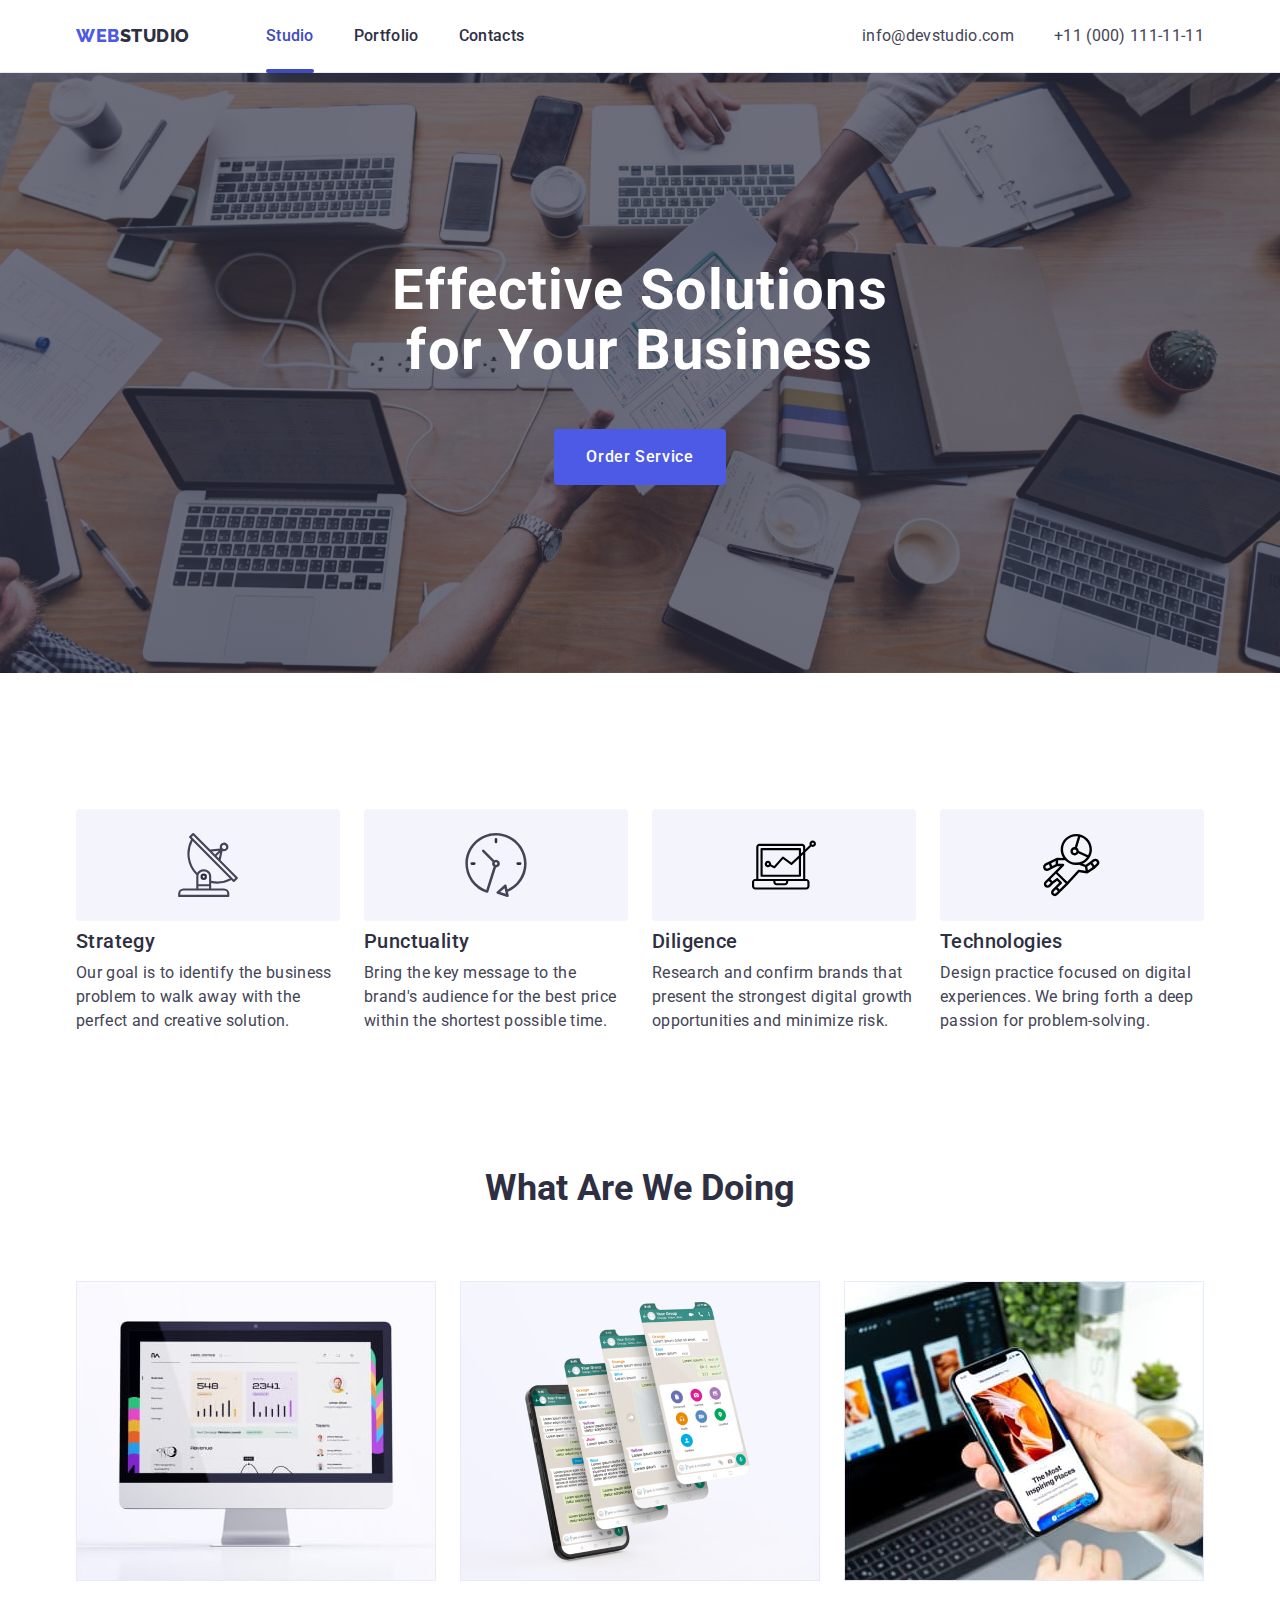
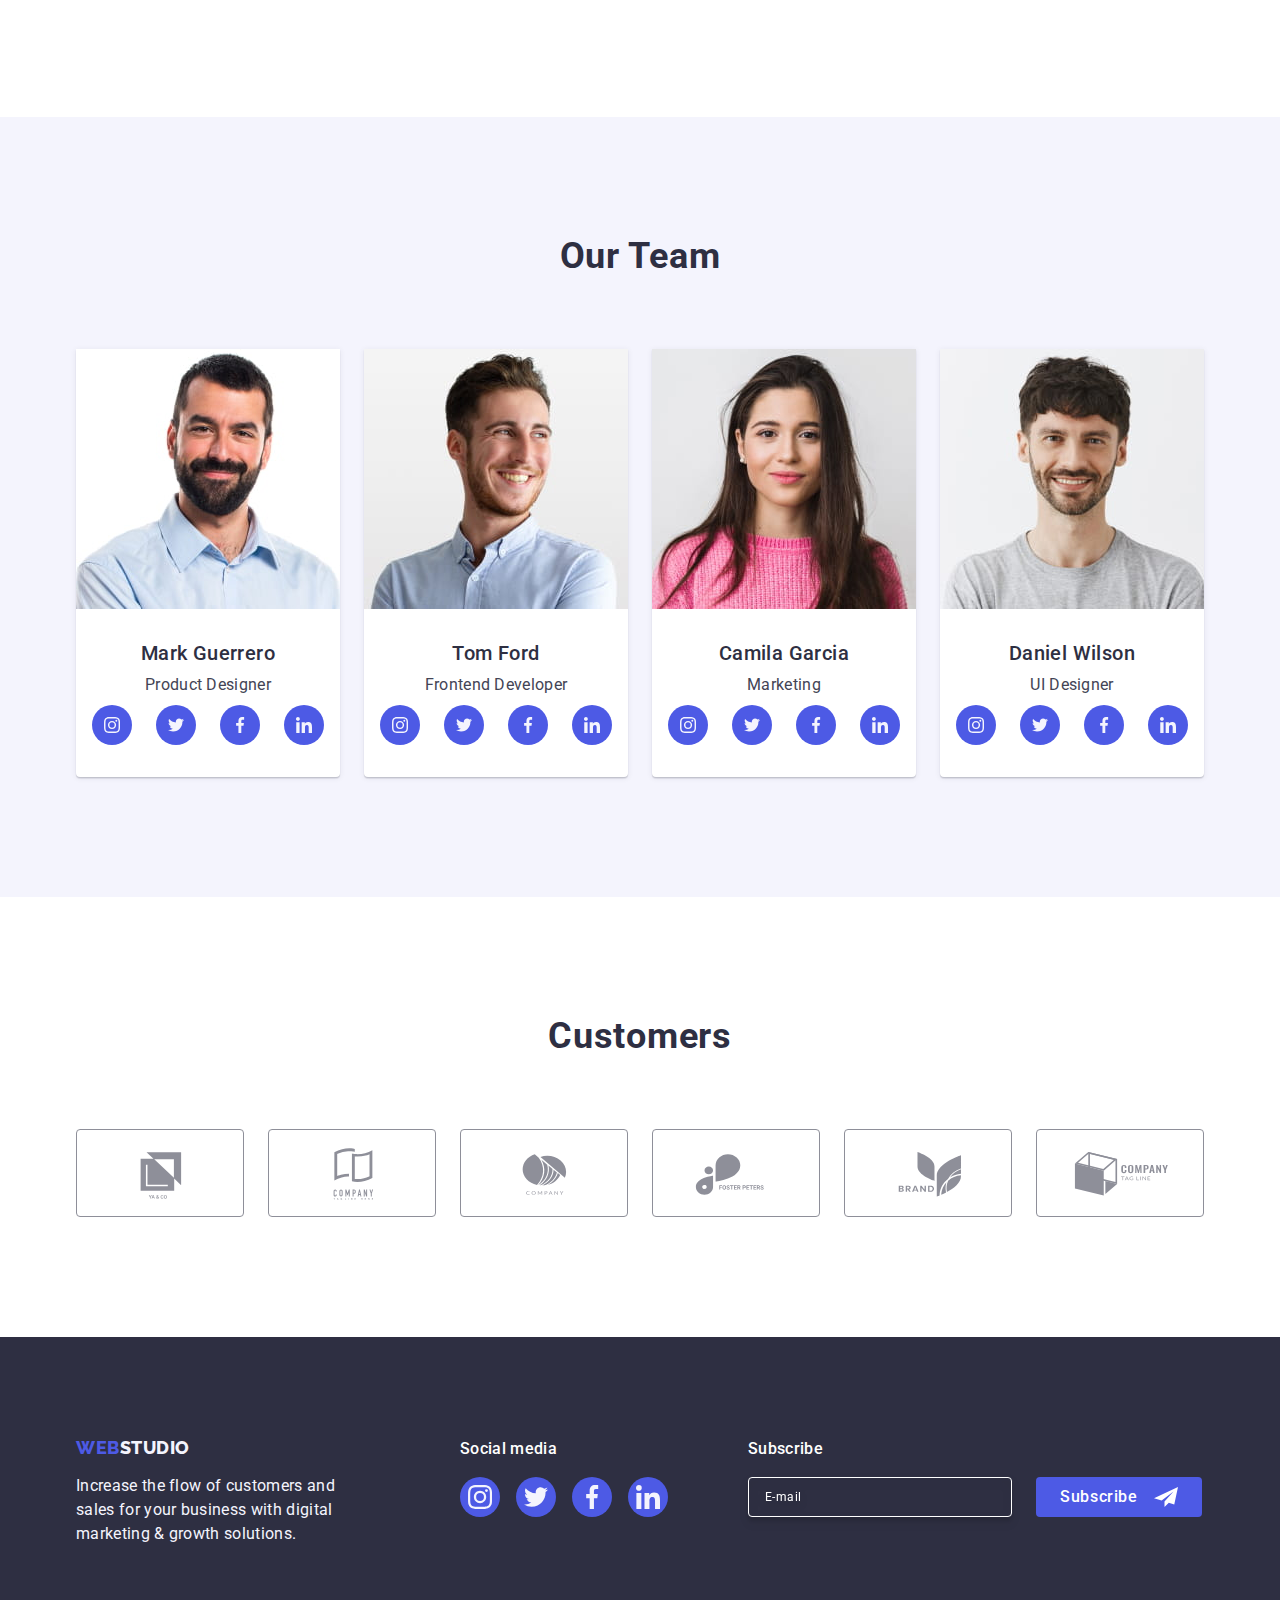
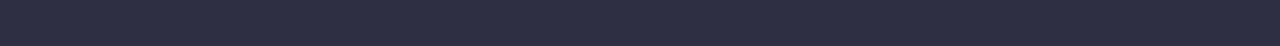
<file: index.html>
<!DOCTYPE html>
<html lang="en">
  <head>
    <meta charset="UTF-8" />
    <meta http-equiv="X-UA-Compatible" content="IE=edge" />
    <meta name="viewport" content="width=device-width, initial-scale=1.0" />
    <title>Portfolio</title>
    <link
      href="https://fonts.googleapis.com/css2?family=Roboto:wght@400;500;700;900&display=swap"
      rel="stylesheet"
    />
    <link
      href="https://fonts.googleapis.com/css2?family=Raleway:wght@800&display=swap"
      rel="stylesheet"
    />
    <link rel="preconnect" href="https://fonts.gstatic.com" />
    <link rel="preconnect" href="https://fonts.googleapis.com" />
    <link
      rel="stylesheet"
      href="https://cdn.jsdelivr.net/npm/modern-normalize@2.0.0/modern-normalize.min.css"
    />
    <link rel="stylesheet" href="./css/styles.css" />
  </head>
  <body>
    <header class="header">
      <div class="header-container container">
        <nav class="navigation">
          <a class="logo link" href="./index.html"
            >Web<span class="span-a">Studio</span>
          </a>
          <ul class="list header-list">
            <li>
              <a class="header-list-link active" href="./index.html">Studio</a>
            </li>
            <li>
              <a class="header-list-link" href="./portfolio.html">Portfolio</a>
            </li>
            <li>
              <a href="" class="header-list-link">Contacts</a>
            </li>
          </ul>
        </nav>
        <address class="address">
          <ul class="address-list">
            <li>
              <a class="address-link" href="mailto:info@devstudio.com"
                >info@devstudio.com</a
              >
            </li>
            <li>
              <a class="address-link" href="tel:+110001111111"
                >+11 (000) 111-11-11</a
              >
            </li>
          </ul>
        </address>
      </div>
    </header>
    <main>
      <section class="section-title">
        <div class="container">
          <h1 class="title">Effective Solutions for Your Business</h1>
          <button class="order-service" type="button" data-modal-open>
            Order Service
          </button>
        </div>
      </section>
      <section class="section-two">
        <div class="container">
          <h2 class="visually-hidden">
            Елемент відсутній на макеті, але потрібен для читалок та пошукових
            систем
          </h2>
          <ul class="list">
            <li class="section-two-li">
              <div class="section-two-div">
                <svg class="section-two-icons" width="64" height="64">
                  <use href="./images/icon.svg#antenna"></use>
                </svg>
              </div>
              <h3 class="section-two-title">Strategy</h3>
              <p class="section-two-text text">
                Our goal is to identify the business problem to walk away with
                the perfect and creative solution.
              </p>
            </li>
            <li class="section-two-li">
              <div class="section-two-div">
                <svg class="section-two-icons" width="64" height="64">
                  <use href="./images/icon.svg#clock"></use>
                </svg>
              </div>
              <h3 class="section-two-title">Punctuality</h3>
              <p class="section-two-text text">
                Bring the key message to the brand's audience for the best price
                within the shortest possible time.
              </p>
            </li>
            <li class="section-two-li">
              <div class="section-two-div">
                <svg class="section-two-icons" width="64" height="64">
                  <use href="./images/icon.svg#vector"></use>
                </svg>
              </div>
              <h3 class="section-two-title">Diligence</h3>
              <p class="section-two-text text">
                Research and confirm brands that present the strongest digital
                growth opportunities and minimize risk.
              </p>
            </li>
            <li class="section-two-li">
              <div class="section-two-div">
                <svg class="section-two-icons" width="64" height="64">
                  <use href="./images/icon.svg#group"></use>
                </svg>
              </div>
              <h3 class="section-two-title">Technologies</h3>
              <p class="section-two-text text">
                Design practice focused on digital experiences. We bring forth a
                deep passion for problem-solving.
              </p>
            </li>
          </ul>
        </div>
      </section>
      <section class="section-three">
        <div class="container">
          <h2 class="section-three-title">What are we doing</h2>
          <ul class="list">
            <li class="section-three-li">
              <img
                src="./images/images1/Rectangle71-2.jpg"
                alt="monitor"
                width="360"
                height="300"
              />
            </li>
            <li class="section-three-li">
              <img
                src="./images/images1/img2-2.jpg"
                alt="phone"
                width="360"
                height="300"
              />
            </li>
            <li class="section-three-li">
              <img
                src="./images/images1/img3-2.jpg"
                alt="phone with laptop"
                width="360"
                height="300"
              />
            </li>
          </ul>
        </div>
      </section>
      <section class="section-four">
        <div class="container">
          <h2 class="section-four-title">Our Team</h2>
          <ul class="list">
            <li class="page">
              <img
                src="./images/images1/img-5.jpg"
                alt="man with beard"
                width="264"
                height="260"
              />
              <div class="section-four-people">
                <h3 class="section-four-caption">Mark Guerrero</h3>
                <p class="section-four-text text">Product Designer</p>
                <ul class="section-four-network">
                  <li class="section-four-li">
                    <a class="section-four-link" href="" target="_blank">
                      <svg class="section-four-icon" width="16" height="16">
                        <use href="./images/network.icon.svg#instagram"></use>
                      </svg>
                    </a>
                  </li>
                  <li class="section-four-li">
                    <a class="section-four-link" href="" target="_blank">
                      <svg class="section-four-icon" width="16" height="16">
                        <use href="./images/network.icon.svg#twitter"></use>
                      </svg>
                    </a>
                  </li>
                  <li class="section-four-li">
                    <a class="section-four-link" href="" target="_blank">
                      <svg class="section-four-icon" width="16" height="16">
                        <use href="./images/network.icon.svg#facebook"></use>
                      </svg>
                    </a>
                  </li>
                  <li class="section-four-li">
                    <a class="section-four-link" href="" target="_blank">
                      <svg class="section-four-icon" width="16" height="16">
                        <use href="./images/network.icon.svg#linkedin"></use>
                      </svg>
                    </a>
                  </li>
                </ul>
              </div>
            </li>
            <li class="page">
              <img
                src="./images/images1/img-2-2.jpg"
                alt="man without beard"
                width="264"
                height="260"
              />
              <div class="section-four-people">
                <h3 class="section-four-caption">Tom Ford</h3>
                <p class="section-four-text text">Frontend Developer</p>

                <ul class="section-four-network">
                  <li class="section-four-li">
                    <a class="section-four-link" href="" target="_blank">
                      <svg class="section-four-icon" width="16" height="16">
                        <use href="./images/network.icon.svg#instagram"></use>
                      </svg>
                    </a>
                  </li>
                  <li class="section-four-li">
                    <a class="section-four-link" href="" target="_blank">
                      <svg class="section-four-icon" width="16" height="16">
                        <use href="./images/network.icon.svg#twitter"></use>
                      </svg>
                    </a>
                  </li>
                  <li class="section-four-li">
                    <a class="section-four-link" href="" target="_blank">
                      <svg class="section-four-icon" width="16" height="16">
                        <use href="./images/network.icon.svg#facebook"></use>
                      </svg>
                    </a>
                  </li>
                  <li class="section-four-li">
                    <a class="section-four-link" href="" target="_blank">
                      <svg class="section-four-icon" width="16" height="16">
                        <use href="./images/network.icon.svg#linkedin"></use>
                      </svg>
                    </a>
                  </li>
                </ul>
              </div>
            </li>
            <li class="page">
              <img
                src="./images/images1/img-3-2.jpg"
                alt="woman"
                width="264"
                height="260"
              />
              <div class="section-four-people">
                <h3 class="section-four-caption">Camila Garcia</h3>
                <p class="section-four-text text">Marketing</p>
                <ul class="section-four-network">
                  <li class="section-four-li">
                    <a class="section-four-link" href="" target="_blank">
                      <svg class="section-four-icon" width="16" height="16">
                        <use href="./images/network.icon.svg#instagram"></use>
                      </svg>
                    </a>
                  </li>
                  <li class="section-four-li">
                    <a class="section-four-link" href="" target="_blank">
                      <svg class="section-four-icon" width="16" height="16">
                        <use href="./images/network.icon.svg#twitter"></use>
                      </svg>
                    </a>
                  </li>
                  <li class="section-four-li">
                    <a class="section-four-link" href="" target="_blank">
                      <svg class="section-four-icon" width="16" height="16">
                        <use href="./images/network.icon.svg#facebook"></use>
                      </svg>
                    </a>
                  </li>
                  <li class="section-four-li">
                    <a class="section-four-link" href="" target="_blank">
                      <svg class="section-four-icon" width="16" height="16">
                        <use href="./images/network.icon.svg#linkedin"></use>
                      </svg>
                    </a>
                  </li>
                </ul>
              </div>
            </li>
            <li class="page">
              <img
                src="./images/images1/img-4-2.jpg"
                alt="young man"
                width="264"
                height="260"
              />
              <div class="section-four-people">
                <h3 class="section-four-caption">Daniel Wilson</h3>
                <p class="section-four-text text">UI Designer</p>
                <ul class="section-four-network">
                  <li class="section-four-li">
                    <a class="section-four-link" href="" target="_blank">
                      <svg class="section-four-icon" width="16" height="16">
                        <use href="./images/network.icon.svg#instagram"></use>
                      </svg>
                    </a>
                  </li>
                  <li class="section-four-li">
                    <a class="section-four-link" href="" target="_blank">
                      <svg class="section-four-icon" width="16" height="16">
                        <use href="./images/network.icon.svg#twitter"></use>
                      </svg>
                    </a>
                  </li>
                  <li class="section-four-li">
                    <a class="section-four-link" href="" target="_blank">
                      <svg class="section-four-icon" width="16" height="16">
                        <use href="./images/network.icon.svg#facebook"></use>
                      </svg>
                    </a>
                  </li>
                  <li class="section-four-li">
                    <a class="section-four-link" href="" target="_blank">
                      <svg class="section-four-icon" width="16" height="16">
                        <use href="./images/network.icon.svg#linkedin"></use>
                      </svg>
                    </a>
                  </li>
                </ul>
              </div>
            </li>
          </ul>
        </div>
      </section>
      <section class="section-five">
        <div class="container">
          <h2 class="section-five-title">Customers</h2>
          <ul class="list">
            <li class="section-five-li">
              <a
                class="section-five-link"
                href=""
                target="_blank"
                rel="noopener noreferrer"
                aria-label="logo 1"
              >
                <svg class="section-five-icon" width="104" height="56">
                  <use href="./images/section-icons.svg#logo-1"></use>
                </svg>
              </a>
            </li>
            <li class="section-five-li">
              <a
                class="section-five-link"
                href=""
                target="_blank"
                rel="noopener noreferrer"
                aria-label="logo 2"
              >
                <svg class="section-five-icon" width="104" height="56">
                  <use href="./images/section-icons.svg#logo-2"></use>
                </svg>
              </a>
            </li>
            <li class="section-five-li">
              <a
                class="section-five-link"
                href=""
                target="_blank"
                rel="noopener noreferrer"
                aria-label="logo 3"
              >
                <svg class="section-five-icon" width="104" height="56">
                  <use href="./images/section-icons.svg#logo-3"></use>
                </svg>
              </a>
            </li>
            <li class="section-five-li">
              <a
                class="section-five-link"
                href=""
                target="_blank"
                rel="noopener noreferrer"
                aria-label="logo 4"
              >
                <svg class="section-five-icon" width="104" height="56">
                  <use href="./images/section-icons.svg#logo-4"></use>
                </svg>
              </a>
            </li>
            <li class="section-five-li">
              <a
                class="section-five-link"
                href=""
                target="_blank"
                rel="noopener noreferrer"
                aria-label="logo 5"
              >
                <svg class="section-five-icon" width="104" height="56">
                  <use href="./images/section-icons.svg#logo-5"></use>
                </svg>
              </a>
            </li>
            <li class="section-five-li">
              <a
                class="section-five-link"
                href=""
                target="_blank"
                rel="noopener noreferrer"
                aria-label="logo 6"
              >
                <svg class="section-five-icon" width="104" height="56">
                  <use href="./images/section-icons.svg#logo-6"></use>
                </svg>
              </a>
            </li>
          </ul>
        </div>
      </section>
    </main>
    <footer class="footer">
      <div class="container">
        <div class="footer-webstudio">
          <a class="footer-link" href="./index.html"
            >Web<span class="span-a">Studio</span></a
          >
          <p class="footer-text">
            Increase the flow of customers and sales for your business with
            digital marketing & growth solutions.
          </p>
        </div>
        <div class="footer-network">
          <p class="footer-network-social">Social media</p>
          <ul class="list">
            <li class="footer-network-li">
              <a class="footer-network-link" href="">
                <svg class="footer-network-icons" width="24" height="24">
                  <use href="./images/network.icon.svg#instagram"></use>
                </svg>
              </a>
            </li>
            <li class="footer-network-li">
              <a class="footer-network-link" href="">
                <svg class="footer-network-icons" width="24" height="24">
                  <use href="./images/network.icon.svg#twitter"></use>
                </svg>
              </a>
            </li>
            <li class="footer-network-li">
              <a class="footer-network-link" href="">
                <svg class="footer-network-icons" width="24" height="24">
                  <use href="./images/network.icon.svg#facebook"></use>
                </svg>
              </a>
            </li>
            <li class="footer-network-li">
              <a class="footer-network-link" href="">
                <svg class="footer-network-icons" width="24" height="24">
                  <use href="./images/network.icon.svg#linkedin"></use>
                </svg>
              </a>
            </li>
          </ul>
        </div>
        <div class="footer-subscribe">
          <p class="footer-subscribe-subtitle">Subscribe</p>
          <form name="footer-subscribe-form" class="footer-subscribe-form">
            <label class="footer-subscribe-label">
              <input
                name="email"
                type="email"
                class="footer-subscribe-input"
                placeholder="E-mail"
              />
            </label>
            <button
              class="footer-icon-fly footer-subscribe-btn"
              type="submit"
              data-modal-open
            >
              Subscribe
              <svg class="footer-subscribe-icon" width="24" height="24">
                <use href="./images/icon.svg#icon-fly"></use>
              </svg>
            </button>
          </form>
        </div>
      </div>
    </footer>
    <!-- Modal window -->
    <div class="backdrop is-hidden" data-modal>
      <div class="modal">
        <button class="modal-btn" type="button" data-modal-close>
          <svg class="modal-icon" width="8" height="8">
            <use href="./images/icon.svg#x-close"></use>
          </svg>
        </button>
        <p class="modal-form-caption">
          Leave your contacts and we will call you back
        </p>
        <form class="modal-form" name="review_form">
          <div class="modal-form-div">
            <label class="modal-form-label" for="user-name">Name</label>
            <div class="modal-form-content">
              <input
                type="text"
                class="modal-form-input"
                id="user-name"
                name="user-name"
              />
              <svg class="modal-form-icon" width="18" height="24">
                <use href="./images/icon.svg#icon-person"></use>
              </svg>
            </div>
          </div>
          <div class="modal-form-div">
            <label class="modal-form-label" for="phone">Phone</label>
            <div class="modal-form-content">
              <input
                type="tel"
                class="modal-form-input"
                name="phone"
                id="phone"
              />
              <svg class="modal-form-icon" width="18" height="24">
                <use href="./images/icon.svg#icon-phone"></use>
              </svg>
            </div>
          </div>
          <div class="modal-form-div">
            <label class="modal-form-label" for="email">Email</label>
            <div class="modal-form-content">
              <input
                type="email"
                class="modal-form-input"
                name="email"
                id="email"
              />
              <svg class="modal-form-icon" width="18" height="24">
                <use href="./images/icon.svg#icon-email"></use>
              </svg>
            </div>
          </div>
          <div class="modal-form-div-comment">
            <label class="modal-form-label" for="user-comment">Comment</label>
            <textarea
              class="modal-form-text"
              id="user-comment"
              name="user-comment"
              rows="7"
              placeholder="Text input"
            ></textarea>
          </div>
          <div class="modal-form-agreement">
            <input
              class="modal-form-checkbox visually-hidden"
              type="checkbox"
              id="user-privacy"
              value="true"
              name="user-privacy"
            />
            <label class="modal-form-agreement-desc" for="user-privacy">
              <span class="modal-form-custom-checkbox">
                <svg class="modal-form-agreement-icon" width="10" height="8">
                  <use href="./images/icon.svg#icon-check"></use>
                </svg>
              </span>
              I accept the terms and conditions of the
              <a href="#" class="modal-form-link">Privacy Policy</a>
            </label>
          </div>
          <button class="order-service" type="submit" data-modal-open>
            Send
          </button>
        </form>
      </div>
    </div>
    <script src="./js/modal.js"></script>
  </body>
</html>
</file>
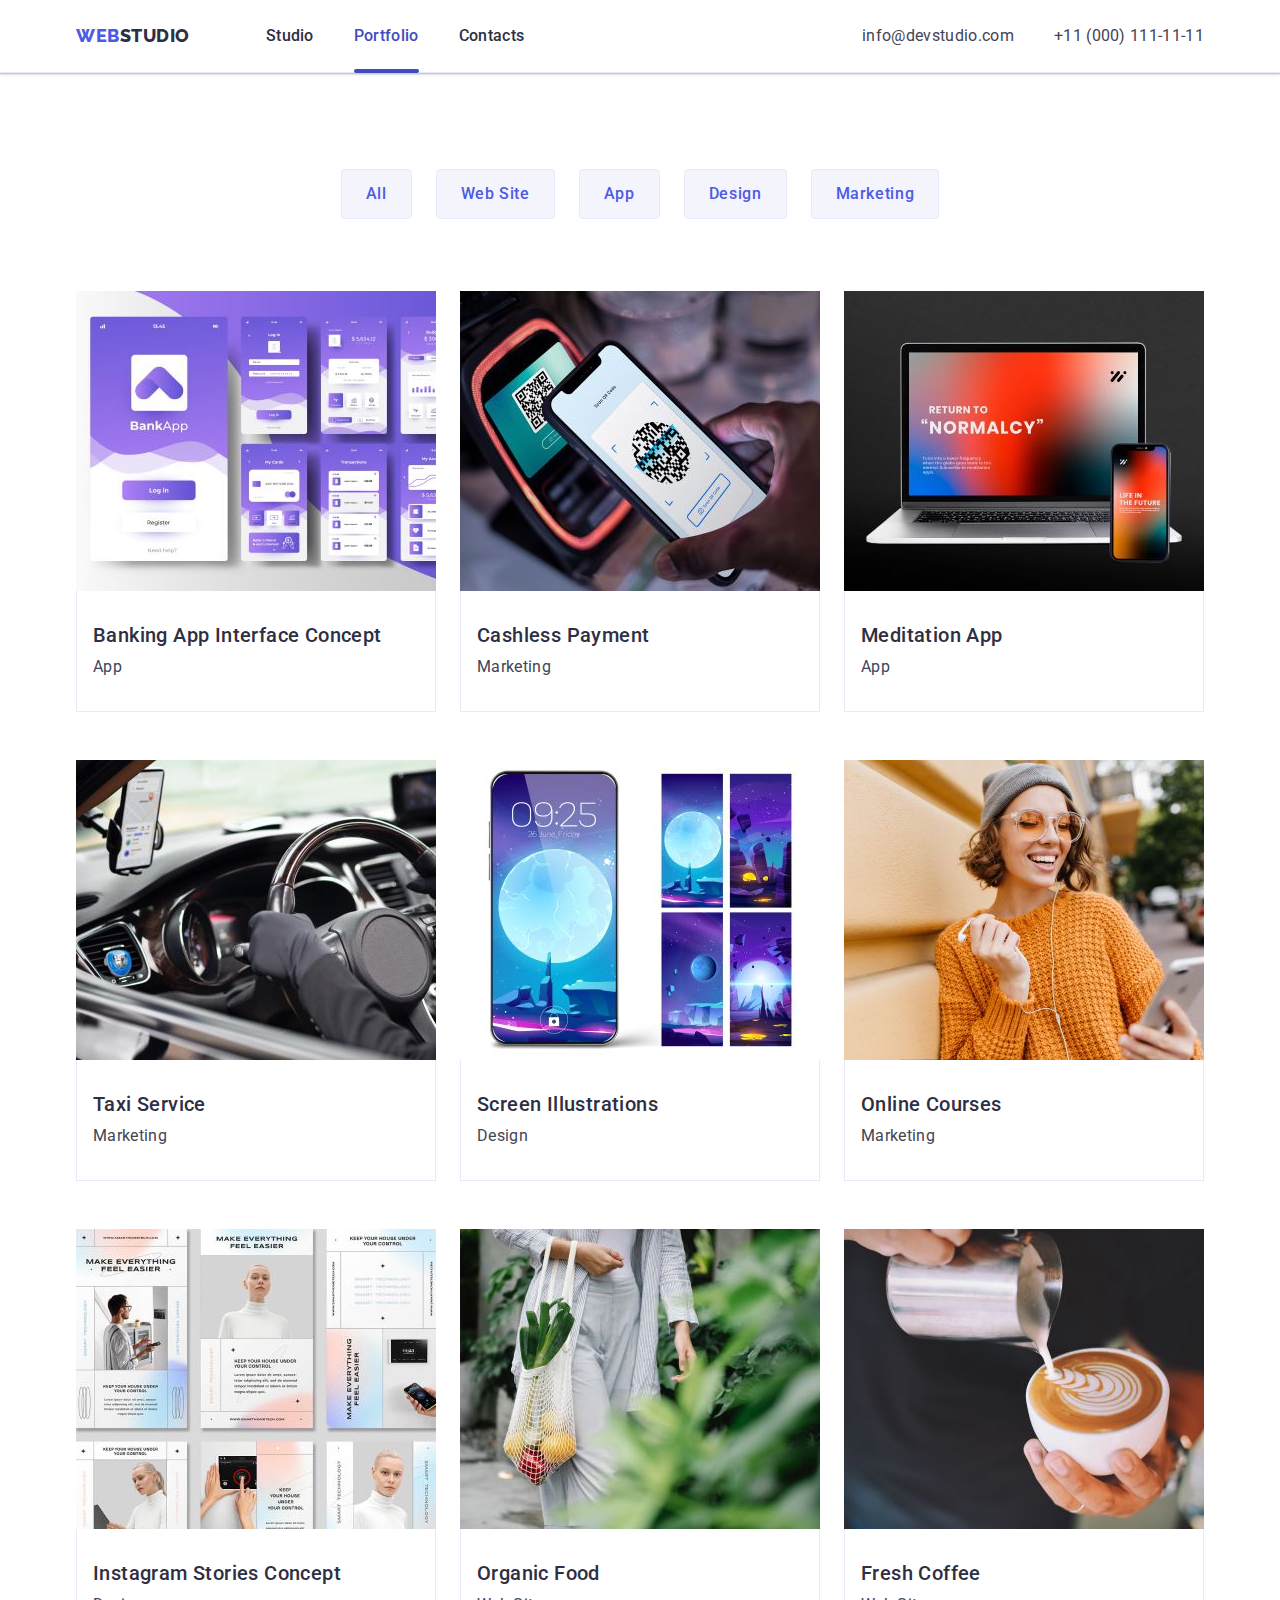
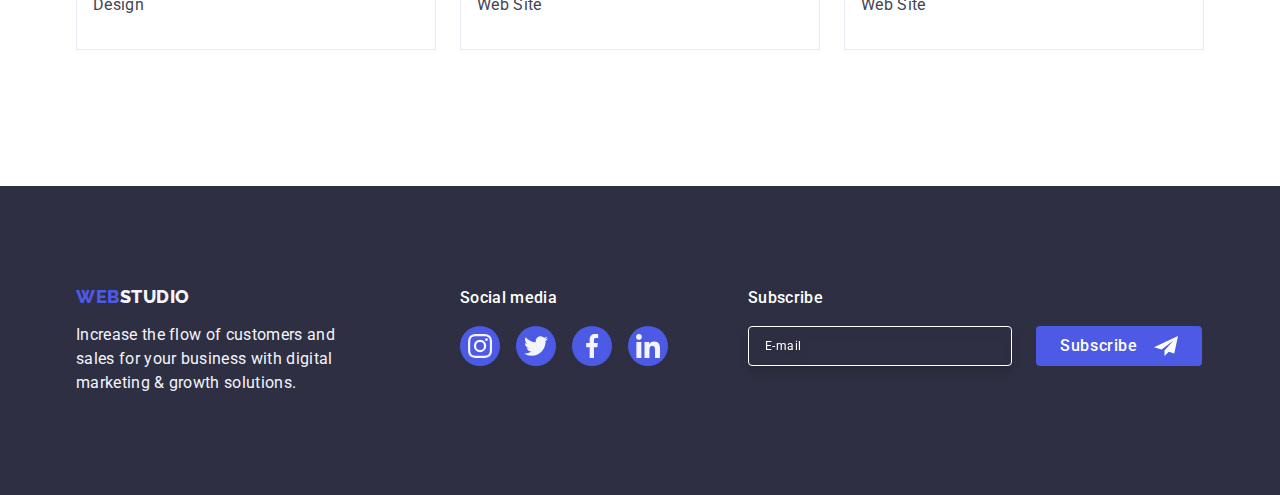
<file: portfolio.html>
<!DOCTYPE html>
<html lang="en">
  <head>
    <meta charset="UTF-8" />
    <meta http-equiv="X-UA-Compatible" content="IE=edge" />
    <meta name="viewport" content="width=device-width, initial-scale=1.0" />
    <title>Portfolio</title>
    <link
      href="https://fonts.googleapis.com/css2?family=Roboto:wght@400;500;700;900&display=swap"
      rel="stylesheet"
    />
    <link
      href="https://fonts.googleapis.com/css2?family=Raleway:wght@800&display=swap"
      rel="stylesheet"
    />
    <link rel="preconnect" href="https://fonts.gstatic.com" />
    <link rel="preconnect" href="https://fonts.googleapis.com" />
    <link
      rel="stylesheet"
      href="https://cdn.jsdelivr.net/npm/modern-normalize@2.0.0/modern-normalize.min.css"
    />
    <link rel="stylesheet" href="./css/styles.css" />
  </head>
  <body>
    <header class="header">
      <div class="header-container container">
        <nav class="navigation">
          <a class="logo link" href="./index.html"
            >Web<span class="span-a">Studio</span>
          </a>
          <ul class="list header-list">
            <li>
              <a class="header-list-link" href="./index.html">Studio</a>
            </li>
            <li>
              <a class="header-list-link active" href="./portfolio.html"
                >Portfolio</a
              >
            </li>
            <li>
              <a href="" class="header-list-link">Contacts</a>
            </li>
          </ul>
        </nav>
        <address class="address">
          <ul class="address-list">
            <li>
              <a class="address-link" href="mailto:info@devstudio.com"
                >info@devstudio.com</a
              >
            </li>
            <li>
              <a class="address-link" href="tel:+110001111111"
                >+11 (000) 111-11-11</a
              >
            </li>
          </ul>
        </address>
      </div>
    </header>
    <main>
      <!-- Section buttons -->
      <section class="box">
        <div class="container container-button">
          <h1 class="visually-hidden">Заголовок</h1>
          <ul class="list list-button">
            <li>
              <button class="button" type="button">All</button>
            </li>
            <li>
              <button class="button" type="button">Web Site</button>
            </li>
            <li>
              <button class="button" type="button">App</button>
            </li>
            <li>
              <button class="button" type="button">Design</button>
            </li>
            <li>
              <button class="button" type="button">Marketing</button>
            </li>
          </ul>
          <ul class="box-list item">
            <li class="box-li">
              <a class="box-link" href="">
                <div class="box-cards">
                  <img
                    src="./images/images2/img-5_result.jpg"
                    alt="Bank-app"
                    width="360"
                    height="300"
                  />
                  <p class="overlay-text">
                    14 Stylish and User-Friendly App Design Concepts · Task
                    Manager App · Calorie Tracker App · Exotic Fruit Ecommerce
                    App · Cloud Storage App
                  </p>
                </div>

                <div class="items">
                  <h2 class="box-title">Banking App Interface Concept</h2>
                  <p class="box-text">App</p>
                </div>
              </a>
            </li>
            <li class="box-li">
              <a class="box-link" href="">
                <div class="box-cards">
                  <img
                    src="./images/images2/img-6_result.jpg"
                    alt="phone"
                    width="360"
                    height="300"
                  />
                  <p class="overlay-text">
                    14 Stylish and User-Friendly App Design Concepts · Task
                    Manager App · Calorie Tracker App · Exotic Fruit Ecommerce
                    App · Cloud Storage App
                  </p>
                </div>
                <div class="items">
                  <h2 class="box-title">Cashless Payment</h2>
                  <p class="box-text">Marketing</p>
                </div>
              </a>
            </li>
            <li class="box-li">
              <a class="box-link" href="">
                <div class="box-cards">
                  <img
                    src="./images/images2/img-7_result.jpg"
                    alt="leptop"
                    width="360"
                    height="300"
                  />
                  <p class="overlay-text">
                    14 Stylish and User-Friendly App Design Concepts · Task
                    Manager App · Calorie Tracker App · Exotic Fruit Ecommerce
                    App · Cloud Storage App
                  </p>
                </div>
                <div class="items">
                  <h2 class="box-title">Meditation App</h2>
                  <p class="box-text">App</p>
                </div>
              </a>
            </li>
            <!-- secodn photos -->
            <li class="box-li">
              <a class="box-link" href="">
                <div class="box-cards">
                  <img
                    src="./images/images2/img-8_result.jpg"
                    alt="drive"
                    width="360"
                    height="300"
                  />
                  <p class="overlay-text">
                    14 Stylish and User-Friendly App Design Concepts · Task
                    Manager App · Calorie Tracker App · Exotic Fruit Ecommerce
                    App · Cloud Storage App
                  </p>
                </div>
                <div class="items">
                  <h2 class="box-title">Taxi Service</h2>
                  <p class="box-text">Marketing</p>
                </div>
              </a>
            </li>
            <li class="box-li">
              <a class="box-link" href="">
                <div class="box-cards">
                  <img
                    src="./images/images2/img-9_result.jpg"
                    alt="screen"
                    width="360"
                    height="300"
                  />
                  <p class="overlay-text">
                    14 Stylish and User-Friendly App Design Concepts · Task
                    Manager App · Calorie Tracker App · Exotic Fruit Ecommerce
                    App · Cloud Storage App
                  </p>
                </div>
                <div class="items">
                  <h2 class="box-title">Screen Illustrations</h2>
                  <p class="box-text">Design</p>
                </div>
              </a>
            </li>
            <li class="box-li">
              <a class="box-link" href="">
                <div class="box-cards">
                  <img
                    src="./images/images2/img-10_result.jpg"
                    alt="girl"
                    width="360"
                    height="300"
                  />
                  <p class="overlay-text">
                    14 Stylish and User-Friendly App Design Concepts · Task
                    Manager App · Calorie Tracker App · Exotic Fruit Ecommerce
                    App · Cloud Storage App
                  </p>
                </div>
                <div class="items">
                  <h2 class="box-title">Online Courses</h2>
                  <p class="box-text">Marketing</p>
                </div>
              </a>
            </li>
            <!-- third photos -->
            <li class="box-li">
              <a class="box-link" href="">
                <div class="box-cards">
                  <img
                    src="./images/images2/img-11_result.jpg"
                    alt="stories"
                    width="360"
                    height="300"
                  />
                  <p class="overlay-text">
                    14 Stylish and User-Friendly App Design Concepts · Task
                    Manager App · Calorie Tracker App · Exotic Fruit Ecommerce
                    App · Cloud Storage App
                  </p>
                </div>
                <div class="items">
                  <h2 class="box-title">Instagram Stories Concept</h2>
                  <p class="box-text">Design</p>
                </div>
              </a>
            </li>
            <li class="box-li">
              <a class="box-link" href="">
                <div class="box-cards">
                  <img
                    src="./images/images2/img-12_result.jpg"
                    alt="fruits"
                    width="360"
                    height="300"
                  />
                  <p class="overlay-text">
                    14 Stylish and User-Friendly App Design Concepts · Task
                    Manager App · Calorie Tracker App · Exotic Fruit Ecommerce
                    App · Cloud Storage App
                  </p>
                </div>
                <div class="items">
                  <h2 class="box-title">Organic Food</h2>
                  <p class="box-text">Web Site</p>
                </div>
              </a>
            </li>
            <li class="box-li">
              <a class="box-link" href="">
                <div class="box-cards">
                  <img
                    src="./images/images2/img-13_result.jpg"
                    alt="coffee"
                    width="360"
                    height="300"
                  />
                  <p class="overlay-text">
                    14 Stylish and User-Friendly App Design Concepts · Task
                    Manager App · Calorie Tracker App · Exotic Fruit Ecommerce
                    App · Cloud Storage App
                  </p>
                </div>
                <div class="items">
                  <h2 class="box-title">Fresh Coffee</h2>
                  <p class="box-text">Web Site</p>
                </div>
              </a>
            </li>
          </ul>
        </div>
      </section>
    </main>
    <footer class="footer">
      <div class="container">
        <div class="footer-webstudio">
          <a class="footer-link" href="./index.html"
            >Web<span class="span-a">Studio</span></a
          >
          <p class="footer-text">
            Increase the flow of customers and sales for your business with
            digital marketing & growth solutions.
          </p>
        </div>
        <div class="footer-network">
          <p class="footer-network-social">Social media</p>
          <ul class="list">
            <li class="footer-network-li">
              <a class="footer-network-link" href="">
                <svg class="footer-network-icons" width="24" height="24">
                  <use href="./images/network.icon.svg#instagram"></use>
                </svg>
              </a>
            </li>
            <li class="footer-network-li">
              <a class="footer-network-link" href="">
                <svg class="footer-network-icons" width="24" height="24">
                  <use href="./images/network.icon.svg#twitter"></use>
                </svg>
              </a>
            </li>
            <li class="footer-network-li">
              <a class="footer-network-link" href="">
                <svg class="footer-network-icons" width="24" height="24">
                  <use href="./images/network.icon.svg#facebook"></use>
                </svg>
              </a>
            </li>
            <li class="footer-network-li">
              <a class="footer-network-link" href="">
                <svg class="footer-network-icons" width="24" height="24">
                  <use href="./images/network.icon.svg#linkedin"></use>
                </svg>
              </a>
            </li>
          </ul>
        </div>
        <div class="footer-subscribe">
          <p class="footer-subscribe-subtitle">Subscribe</p>
          <form name="footer-subscribe-form" class="footer-subscribe-form">
            <label class="footer-subscribe-label">
              <input
                name="email"
                type="email"
                class="footer-subscribe-input"
                placeholder="E-mail"
              />
            </label>
            <button
              class="footer-icon-fly footer-subscribe-btn"
              type="submit"
              data-modal-open
            >
              Subscribe
              <svg class="footer-subscribe-icon" width="24" height="24">
                <use href="./images/icon.svg#icon-fly"></use>
              </svg>
            </button>
          </form>
        </div>
      </div>
    </footer>
  </body>
</html>
</file>
<file: css/styles.css>
body {
    font-family: "Roboto", sans-serif;
    color: #434455;
    background-color: #FFFFFF;
}
:root {
  --color1: #434455;
  --color2: #2E2F42;
}
button {
    cursor: pointer;
}
ul {
    list-style-type: none;
    padding-left: 0;
}
img {
    display: block;
}
h1,
h2,
h3,
h4,
h5,
p {
    margin: 0;
}
.container {
    width: 1158px;
    margin: 0 auto;
    padding: 0 15px;
}
.list .link {
    font-weight: 500;
    font-size: 16px;
    line-height: 1.5;
    letter-spacing: 0.02em;
    color: #2E2F42;
    text-decoration: none;
}
.box-list .box-link {
    font-weight: 500;
    font-size: 16px;
    line-height: 1.5;
    letter-spacing: 0.02em;
    color: #2E2F42;
    text-decoration: none;
}
/**
  |============================
  | header
  |============================
*/
.header-list {
    display: flex;
    align-items: center;
    gap: 40px;
    margin: 0;
}
.header-list .link {
    padding: 24px 0;
}
header {
    border-bottom: 1px solid #e7e9fc;
    box-shadow: 0px 2px 1px rgba(46, 47, 66, 0.08), 0px 1px 1px rgba(46, 47, 66, 0.16), 0px 1px 6px rgba(46, 47, 66, 0.08);
}
.navigation {
    display: flex;
    align-items: center;
}
.header-container {
    display: flex;
    justify-content: space-between;
    align-items: center;
}
.logo {
   margin-right: 76px;
}
.header .logo {
    font-family: "Raleway",sans-serif;
    font-style: normal;
    font-weight: 800;
    font-size: 18px;
    line-height: 1.17;
    letter-spacing: 0.03em;
    text-transform: uppercase;
    color: #4d5ae5;
    text-decoration: none;
    padding: 24px 0;
}
.span-a {
    color: #2e2f42;
}
.header-list-link {
    font-weight: 500;
    font-size: 16px;
    line-height: 1.5;
    letter-spacing: 0.02em;
    color: #2E2F42;
    text-decoration: none;
    position: relative;
    transition: color 250ms cubic-bezier(0.4, 0, 0.2, 1);
    padding: 24px 0;
    display: block;
}
.active {
    color: #404BBF;
}
.header-list-link.active::after {
    content: "";
    display: block;
    width: 100%;
    height: 4px;
    background-color: #404BBF;
    border-radius: 2px;
    position: absolute;
    bottom: -1px;
    left: 0;
}
.header-list-link:hover,
.header-list-link:focus {
    color: #404bbf;
}
/**
  |============================
  | address
  |============================
*/
address {
    font-style: normal;
}
.address-list {
    display: flex;
    margin-right: 0;
    gap: 40px;
    margin: 0;
}
.address-link {
    list-style: none;
    line-height: 1.5;
    letter-spacing: 0.02em;
    color: var(--color1);
    text-decoration: none;
    transition: color 250ms cubic-bezier(0.4, 0, 0.2, 1)
}
.address-link:hover,
.address-link:focus {
    color: #404bbf;
}

.list .text {
    font-size: 16px;
    line-height: 1.5;
    letter-spacing: 0.02em;
    color: var(--color1);
}
/**
  |============================
  | section-title
  |============================
*/
.section-title {
    background-color: rgba(46, 47, 66, 0.70);
    padding: 188px 0;
    background-position: center;
    background-size: cover;
    border-color: rgba(46, 47, 66, 0.70);
    max-width: 1440px;
    margin: 0 auto;
    background-repeat: no-repeat;
    background-image: linear-gradient(rgba(46, 47, 66, 0.7), rgba(46, 47, 66, 0.7)), url(../images/background/people-office.jpg);
}
.section-title .title {
    font-size: 56px;
    line-height: 1.07;
    text-align: center;
    letter-spacing: 0.02em;
    color: #ffffff;
    max-width: 496px;
    margin: 0 auto 48px auto;
}
.order-service {
    background-color: #4D5AE5;
    font-family: "Roboto", sans-serif;
    font-weight: 500;
    font-size: 16px;
    line-height: 1.5;
    letter-spacing: 0.04em;
    color: #ffffff;
    cursor: pointer;
    padding: 16px 32px;
    display: block;
    border: none;
    margin: 0 auto;
    border-radius: 4px;
    min-width: 169px;
    transition: background-color 250ms cubic-bezier(0.4, 0, 0.2, 1);
}
.order-service:hover,
.order-service:focus {
    color: #FFFFFF;
    background-color: #404BBF;
}
/**
  |============================
  | section-two
  |============================
*/
.section-two-title {
    font-weight: 500;
    font-size: 20px;
    line-height: 1.2;
    letter-spacing: 0.02em;
    color: #2e2f42;
    margin-bottom: 8px;
}
.section-two-text {
    width: 264px;
    height: auto;
    font-weight: 400;
}
.section-two .title {
    font-size: 36px;
    line-height: 1.11;
    text-align: center;
    letter-spacing: 0.02em;
    text-transform: capitalize;
    color: #2e2f42;
}
.section-two .list {
    display: flex;
    gap: 24px;
}
.section-two {
    padding: 120px 0;
}
.section-two-li {
    display: block;
    width: calc((100% - 72px) / 4);
}
.section-two-icons {
    flex-shrink: 0;
}
.section-two-div {
    width: 264px;
    height: 112px;
    display: flex;
    justify-content: center;
    align-items: center;
    background-color: #F4F4FD;
    border-radius: 4px;
    flex-shrink: 0;
    margin-bottom: 8px;
}
/**
  |============================
  | section-three
  |============================
*/
.section-three-title {
    font-size: 36px;
    line-height: 1.11;
    text-align: center;
    text-transform: capitalize;
    color: #2e2f42;
    margin-bottom: 72px;
}
.section-three .list {
    display: flex;
    gap: 24px;
}
.section-three {
    margin: 0 auto;
    padding-bottom: 120px;
}
.section-three-li {
    display: block;
    width: calc((100% - 48px) / 3);
}
/**
  |============================
  | section-four
  |============================
*/
.section-four {
    background-color: #F4F4FD;
    padding: 120px 0;
}
.section-four-title {
    font-size: 36px;
    line-height: 1.11;
    text-align: center;
    letter-spacing: 0.02em;
    text-transform: capitalize;
    color: #2e2f42;
    margin-bottom: 72px;
}
.section-four .page {
    background-color: #FFFFFF;
    border-radius: 0 0 4px 4px;
    box-shadow: 0px 2px 1px 0px rgba(46, 47, 66, 0.08), 0px 1px 1px 0px rgba(46, 47, 66, 0.16), 0px 1px 6px 0px rgba(46, 47, 66, 0.08);
}
.section-four-caption {
    font-weight: 500;
    font-size: 20px;
    line-height: 1.2;
    letter-spacing: 0.02em;
    color: #2e2f42;
    margin-bottom: 8px;
}
.section-four {
    padding-bottom: 120px;
}
.section-four .list {
    display: flex;
    gap: 24px;
    margin: 0 auto;
}
.section-four-people {
    padding: 32px 16px 0 16px;
    text-align: center;
    padding: 32px 0;
}
.section-four-link {
    display: flex;
    width: 40px;
    height: 40px;
    justify-content: center;
    align-items: center;
    gap: 24px;
    background-color: #4D5AE5;
    border-radius: 50% 50%;
    transition: background-color 250ms cubic-bezier(0.4, 0, 0.2, 1);
}
.section-four-link:hover,
.section-four-link:focus {
    background-color: #404BBF;
}
.section-four-network {
    display: flex;
    justify-content: center;
    align-items: center;
    gap: 24px;
    margin-top: 8px;
}
.section-four-icon {
    fill: #F4F4FD;
}
/**
  |============================
  | section-five
  |============================
*/
.section-five {
    padding-top: 120px;
    padding-bottom: 120px;
}
.section-five-title {
    text-align: center;
    color: var(--color2);
    font-size: 36px;
    font-weight: 700;
    line-height: 1.11;
    letter-spacing: 0.72px;      text-transform: capitalize;
    margin-bottom: 72px;
}
.section-five .list {
    display: flex;
    gap: 24px;
    justify-content: center;
    margin-top: 72px;
    margin-bottom: 0;
}
.section-five-link {
    display: flex;
    justify-content: center;
    width: 168px;
    height: 88px;
    align-items: center;
    border: 1px solid #8E8F99;
    border-radius: 4px;
    padding: 16px 32px;
    color: #8E8F99;
    transition: border-color 250ms cubic-bezier(0.4, 0, 0.2, 1),
    color 250ms cubic-bezier(0.4, 0, 0.2, 1);
}
.section-five-icon {
    fill: currentColor;
}
.section-five-link:hover,
.section-five-link:focus {
    border-color: #404BBF;
    color: #404BBF;
}
.section-five .link {
    box-shadow: 0px 4px 4px 0px rgba(0, 0, 0, 0.25), 0px 4px 4px 0px rgba(0, 0, 0, 0.25);
}
/**
  |============================
  | footer
  |============================
*/
.footer {
    background-color: #2e2f42;
    padding: 100px 0;
}
.footer-link {
    font-family: "Raleway", sans-serif;
    font-style: normal;
    font-weight: 800;
    font-size: 18px;
    line-height: 1.17;
    letter-spacing: 0.03em;
    text-transform: uppercase;
    color: #4d5ae5;
    text-decoration: none;
    display: inline-block;
    margin-bottom: 16px;
}
.footer .span-a {
    color: #f4f4fd;
}
.footer-text {
    line-height: 1.5;
    color: #F4F4FD;
    letter-spacing: 0.02em;
    width: 264px;
}
.footer .container {
    display: flex;
    align-items: baseline;
}
.footer-webstudio {
    margin-right: 120px;
}
.footer-network p {
    font-size: 16px;
    font-weight: 500;
    line-height: 24px;
    letter-spacing: 0.32px;
    color: #FFFFFF;
    margin-bottom: 16px;
}
.footer-network {
    display: flex;
    flex-direction: column;
}
.footer-network-link {
    display: flex;
    width: 40px;
    height: 40px;
    justify-content: center;
    align-items: center;
    border-radius: 50% 50%;
    background-color: #4D5AE5;
    transition: background-color 250ms cubic-bezier(0.4, 0, 0.2, 1);
}
.footer-network-icons {
    fill: #F4F4FD;
}
.footer-network .list {
    display: flex;
    gap: 16px;
    margin: 0 auto;
    margin-right: 80px;
}
.footer-network-link:hover,
.footer-network-link:focus {
    background-color: #31D0AA;
}

/**
  |============================
  | overlay
  |============================
*/
  
.box-cards {
    position: relative; 
    overflow: hidden;
  
}

.overlay-text {
    color: #F4F4FD;
    position: absolute;
    width: 296px;
    height: 96px;
    top: 0;
    left: 0;
    width: 360px;
    height: 300px;
    background-color: #4D5AE5;
    transform: translateY(100%);
    transition: transform 250ms cubic-bezier(0.4, 0, 0.2, 1);   
    display: flex;
    flex-direction: column;
    flex-shrink: 0;
    font-size: 16px;
    line-height: 1.5;
    letter-spacing: 0.32px;
    align-items: center;
    font-size: 16px;
    padding: 40px 32px;
}
.box .box-link:hover .overlay-text {
    transform: translateY(0);
}
.box-li .box-link:hover,
.box-li .box-link:focus {
    box-shadow: 0px 2px 1px 0px rgba(46, 47, 66, 0.08), 0px 1px 1px 0px rgba(46, 47, 66, 0.16), 0px 1px 6px 0px rgba(46, 47, 66, 0.08);
}


/**
  |============================
  | 
  |============================
*/

.list .button {
    font-family: "Roboto", sans-serif;
    font-weight: 500;
    font-size: 16px;
    line-height: 1.5;
    letter-spacing: 0.04em;
    color: #4d5ae5;
    background-color: #F4F4FD;
    cursor: pointer;
    padding: 12px 24px;
    border-radius: 4px;
    border: 1px solid #e7e9fc;
    transition: color 250ms cubic-bezier(0.4, 0, 0.2, 1),
    background-color 250ms cubic-bezier(0.4, 0, 0.2, 1),
    border-color 250ms cubic-bezier(0.4, 0, 0.2, 1),
    box-shadow 250ms cubic-bezier(0.4, 0, 0.2, 1);
    
}
.list .button:hover,
.list .button:focus {
    color: #FFFFFF;
    background-color: #404BBF;
    border: 1px solid transparent;
    box-shadow: 0px 3px 1px rgba(0, 0, 0, 0.1), 0px 2px 1px rgba(0, 0, 0, 0.08), 0px 2px 2px rgba(0, 0, 0, 0.12);
}
.box-title {
    font-weight: 500;
    font-size: 20px;
    line-height: 1.2;
    letter-spacing: 0.02em;
}
.container-button .list {
    display: flex;
    margin: 0 0 72px 0;
    justify-content: center;
    gap: 24px;
}
.list-button {
    gap: 24px
}
.box .item {
    display: flex;
    flex-wrap: wrap;
    gap: 48px 24px;
    padding-left: 0;
}
 .box .items {
    padding: 32px 16px;
    border: 1px solid #E7E9FC;
    border-top: none;
}
.items .box-title {
    margin-bottom: 8px;
}
.box {
    padding: 96px 0 120px 0;
}
.box-li {
    display: block;
    width: calc((100% - 48px) / 3);
    transition: box-shadow 250ms cubic-bezier(0.4, 0, 0.2, 1);
}
.box-li .box-link {
    display: block;
}
.box-text {
    color: var(--color1);
    font-weight: 400;
    letter-spacing: 0.32px;
}
.box-link {
    transition: box-shadow 250ms cubic-bezier(0.4, 0, 0.2, 1);
}
/**
  |============================
  | HIDDEN
  |============================
*/
.visually-hidden {
    position: absolute;
    width: 1px;
    height: 1px;
    margin: -1px;
    border: 0;
    padding: 0;
    white-space: nowrap;
    clip-path: inset(100%);
    clip: rect(0 0 0 0);
    overflow: hidden;
}
/**
  |============================
  | modal style
  |============================
*/
.backdrop {
    position: fixed;
    top: 0;
    left: 0;
    width: 100%;
    height: 100%;
    background-color: rgba(46, 47, 66, 0.40);
    transition: opacity 250ms cubic-bezier(0.4, 0, 0.2, 1), visibility 250ms cubic-bezier(0.4, 0, 0.2, 1);
}
.backdrop.is-hidden {
    visibility: hidden;
    pointer-events: none;
    opacity: 0; 
}
.modal {
    width: 408px;
    min-height: 584px;
    border-radius: 4px;
    background-color: #FCFCFC;
    box-shadow: 0px 2px 1px 0px rgba(0, 0, 0, 0.20), 0px 1px 3px 0px rgba(0, 0, 0, 0.12), 0px 1px 1px 0px rgba(0, 0, 0, 0.14);
    position: absolute;
    top: 50%;
    left: 50%;
    transform: translateX(-50%) translateY(-50%);
    transition: transform 250ms cubic-bezier(0.4, 0, 0.2, 1);
    padding: 72px 24px 24px 24px;
}
.modal-btn {
    position: absolute;
    top: 24px;
    right: 24px;
    border-radius: 50%;
    border: 1px solid rgba(0, 0, 0, 0.10);
    background-color: #E7E9FC;
    width: 24px;
    height: 24px;
    padding: 0;
    display: flex;
    justify-content: center;
    align-items: center;
    transition: background-color 250ms cubic-bezier(0.4, 0, 0.2, 1), border 250ms cubic-bezier(0.4, 0, 0.2, 1);
}
.modal-icon {
    stroke: #2E2F42;   
    transition: fill 250ms cubic-bezier(0.4, 0, 0.2, 1);
}
.modal-btn:hover ,
.modal-btn:focus {
    background-color: #404bbf;
    border: none;
    fill: #ffffff
}
.modal-icon:hover ,
.modal-icon:focus {
    fill: #ffffff;
}

.modal-form-caption {
    width: 360px;
    height: 24px;
    display: block;
    color: #2E2F42;
    text-align: center;
    font-weight: 500;
    margin-bottom: 16px;
    letter-spacing: 0.32px;
    line-height: 1.5;
}
/**
  |============================
  | 
  |============================
*/

.modal-form-label {
    display: block;
    color: #8E8F99;
    font-size: 12px;
    font-weight: 400;
    line-height: 14px;
    letter-spacing: 0.48px;
    margin-bottom: 4px;
    line-height: 1.17;
}


.modal-form-input {
    width: 360px;
    height: 40px;
    border-radius: 4px;
    border: 1px solid rgba(46, 47, 66, 0.40);
    padding: 11px 0 11px 38px;
    color: #2E2F4266;
    outline: transparent;
    font-weight: 18px;
    background-color: transparent;
    transition: border-color 250ms cubic-bezier(0.4, 0, 0.2, 1);
}
.modal-form-content {
    position: relative;
    
}
.modal-form-icon{
    position: absolute;
    bottom: 11px;
    left: 16px;
    stroke: #2E2F42;
    height: 24px;
    top: 50%;
    transform: translateY(-50%);
    transition: fill 250ms cubic-bezier(0.4, 0, 0.2, 1);
}
.modal-form-div {
    margin-bottom: 8px;
}
.modal-form-div-comment {
    margin-bottom: 16px;
}

.modal-form-input:focus {
    border-color: #4D5AE5;
}
.modal-form-input:focus + .modal-form-icon {
    fill: #4D5AE5;
    stroke: #4D5AE5; 
}
.modal-form-text {
    font-size: 12px;
    line-height: 1.17;
    letter-spacing: 0.04em;
    color: rgba(46, 47, 66, 0.4);
    background-color: transparent;
    width: 360px;
    height: 120px;
    border-radius: 4px;
    border: 1px solid rgba(46, 47, 66, 0.40);
    padding: 8px 16px;
    font-weight: 18px;
    resize: none;
    outline: transparent;
    transition: border-color 250ms cubic-bezier(0.4, 0, 0.2, 1);
}
.modal-form-text:focus {
    border-color: #4D5AE5;
}
.modal-form-text::placeholder {
    color: rgba(46, 47, 66, 0.40);
    font-size: 12px;
    font-weight: 400;
    line-height: 14px;
    letter-spacing: 0.48px;

}
.modal-form-agreement {
    display: flex;
    width: 360px;
    align-items: center;
    gap: 8px;
    margin-bottom: 24px;
}
.modal-form-agreement-desc {
    color: #8E8F99;
    font-size: 12px;
    font-weight: 400;    
    line-height: 14px;
    letter-spacing: 0.48px;
    line-height: 1.17;
    letter-spacing: 0.04em;
}
.modal-form-link {
    color: #4D5AE5;
    font-size: 12px;
    font-weight: 400;
    line-height: 14px;
    letter-spacing: 0.48px;
}
.modal-form-agreement-icon {
    fill: #F4F4FD;
    opacity: 0;
}
.modal-form-custom-checkbox {
    width: 16px;
    height: 16px;
    border-radius: 2px;
    border: 1px solid rgba(46, 47, 66, 0.40);
    display: inline-flex;
    justify-content: center;
    align-items: center;
    transition: background-color 250ms cubic-bezier(0.4, 0, 0.2, 1), border 250ms cubic-bezier(0.4, 0, 0.2, 1), fill 250ms cubic-bezier(0.4, 0, 0.2, 1);
    fill: transparent;
}
.modal-form-checkbox:checked + .modal-form-agreement-desc .modal-form-custom-checkbox {
    border: none;
    background-color: #404BBF;
    fill: #F4F4FD;;
    
}
.modal-form-checkbox:checked + .modal-form-agreement-desc > .modal-form-custom-checkbox > .modal-form-agreement-icon {
    opacity: 1;
}
/**
  |============================
  | footer subscribe
  |============================
*/


.footer-subscribe-subtitle {
    color: #FFF;
    font-size: 16px;
    font-style: normal;
    font-weight: 500;
    line-height: 24px;
    letter-spacing: 0.32px;
    margin-bottom: 16px;
}

.footer-subscribe-form {
    display: flex;
    gap: 24px;
}


.footer-subscribe-input {
    width: 264px;
    height: 40px;
    border-radius: 4px;
    border: 1px solid #FFF;
    box-shadow: 0px 4px 4px 0px rgba(0, 0, 0, 0.15);
    background-color: transparent;
    padding: 8px 16px;
    color: #FFFFFF;
    font-size: 12px;
    line-height: 1.5;
    letter-spacing: 0.04em;
    filter: drop-shadow(0px 4px 4px rgba(0, 0, 0, 0.15));
    outline: none;
}
.footer-subscribe-input::placeholder {
    color: #FFF;
    font-size: 12px;
    font-weight: 400;
    line-height: 24px;
    letter-spacing: 0.48px;
}
.footer-subscribe-btn {
    background-color: #4D5AE5;
    font-family: "Roboto", sans-serif;
    font-weight: 500;
    font-size: 16px;
    line-height: 1.5;
    letter-spacing: 0.04em;
    color: #ffffff;
    cursor: pointer;
    padding: 8px 24px;
    display: block;
    border: none;
    margin: 0 auto;
    border-radius: 4px;
    transition: background-color 250ms cubic-bezier(0.4, 0, 0.2, 1);
    
}
.footer-icon-fly {
    min-width: 165px;
    height: 40px;
    display: flex;
    justify-content: center;
    align-items: center;
}
.footer-subscribe-icon {
    fill: #FFFFFF;
    margin-left: 16px;
}

.footer-subscribe-btn:hover,
.footer-subscribe-btn:focus {
    color: #FFFFFF;
    background-color: #404BBF;
}
.footer-subscribe-input:focus {
    border-color: #4D5AE5;
}
</file>
